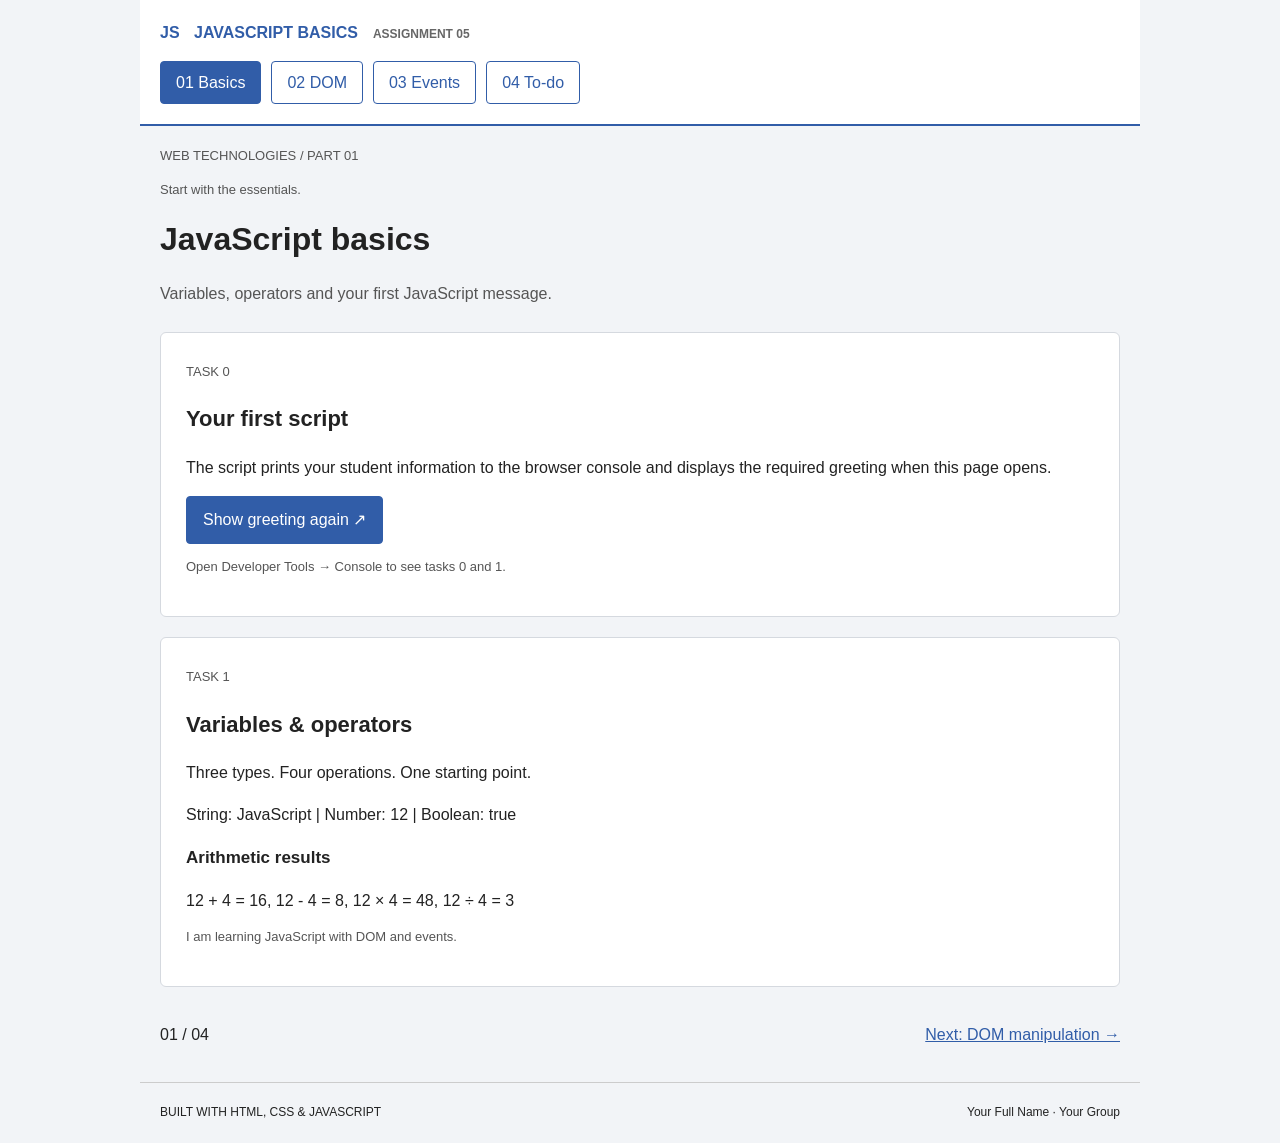
<file: index.html>
<!doctype html>
<html lang="en"><head><meta charset="UTF-8"><meta name="viewport" content="width=device-width, initial-scale=1"><meta name="description" content="Assignment 5 — JavaScript DOM manipulation and events"><title>Start with the essentials. | JS Lab</title><link rel="stylesheet" href="assets/style.css"><script src="assets/student.js" defer></script><script src="assets/basics.js" defer></script></head><body data-page="0"><header><a class="brand" href="index.html"><b>JS</b> JAVASCRIPT BASICS<span>ASSIGNMENT 05</span></a><nav aria-label="Main navigation"><a href="index.html" aria-current="page">01 <span>Basics</span></a><a href="dom.html">02 <span>DOM</span></a><a href="events.html">03 <span>Events</span></a><a href="todo.html">04 <span>To-do</span></a></nav></header><main><div class="eyebrow">WEB TECHNOLOGIES / PART 01</div><div class="hero"><div><p class="kicker">Start with the essentials.</p><h1>JavaScript basics</h1><p class="intro">Variables, operators and your first JavaScript message.</p></div></div><div class="grid"><section class="card"><span class="tag">TASK 0</span><h2>Your first script</h2><p>The script prints your student information to the browser console and displays the required greeting when this page opens.</p><button id="greet">Show greeting again ↗</button><p class="hint">Open Developer Tools → Console to see tasks 0 and 1.</p></section><section class="card"><span class="tag">TASK 1</span><h2>Variables & operators</h2><p>Three types. Four operations. One starting point.</p><div id="variables" class="results"></div><h3>Arithmetic results</h3><div id="arithmetic" class="results"></div><p id="concatenation" class="hint"></p></section></div><div class="page-step"><span>01 / 04</span><a href="dom.html">Next: DOM manipulation →</a></div></main><footer><span>BUILT WITH HTML, CSS & JAVASCRIPT</span><span id="student-label"></span></footer></body></html>
</file>
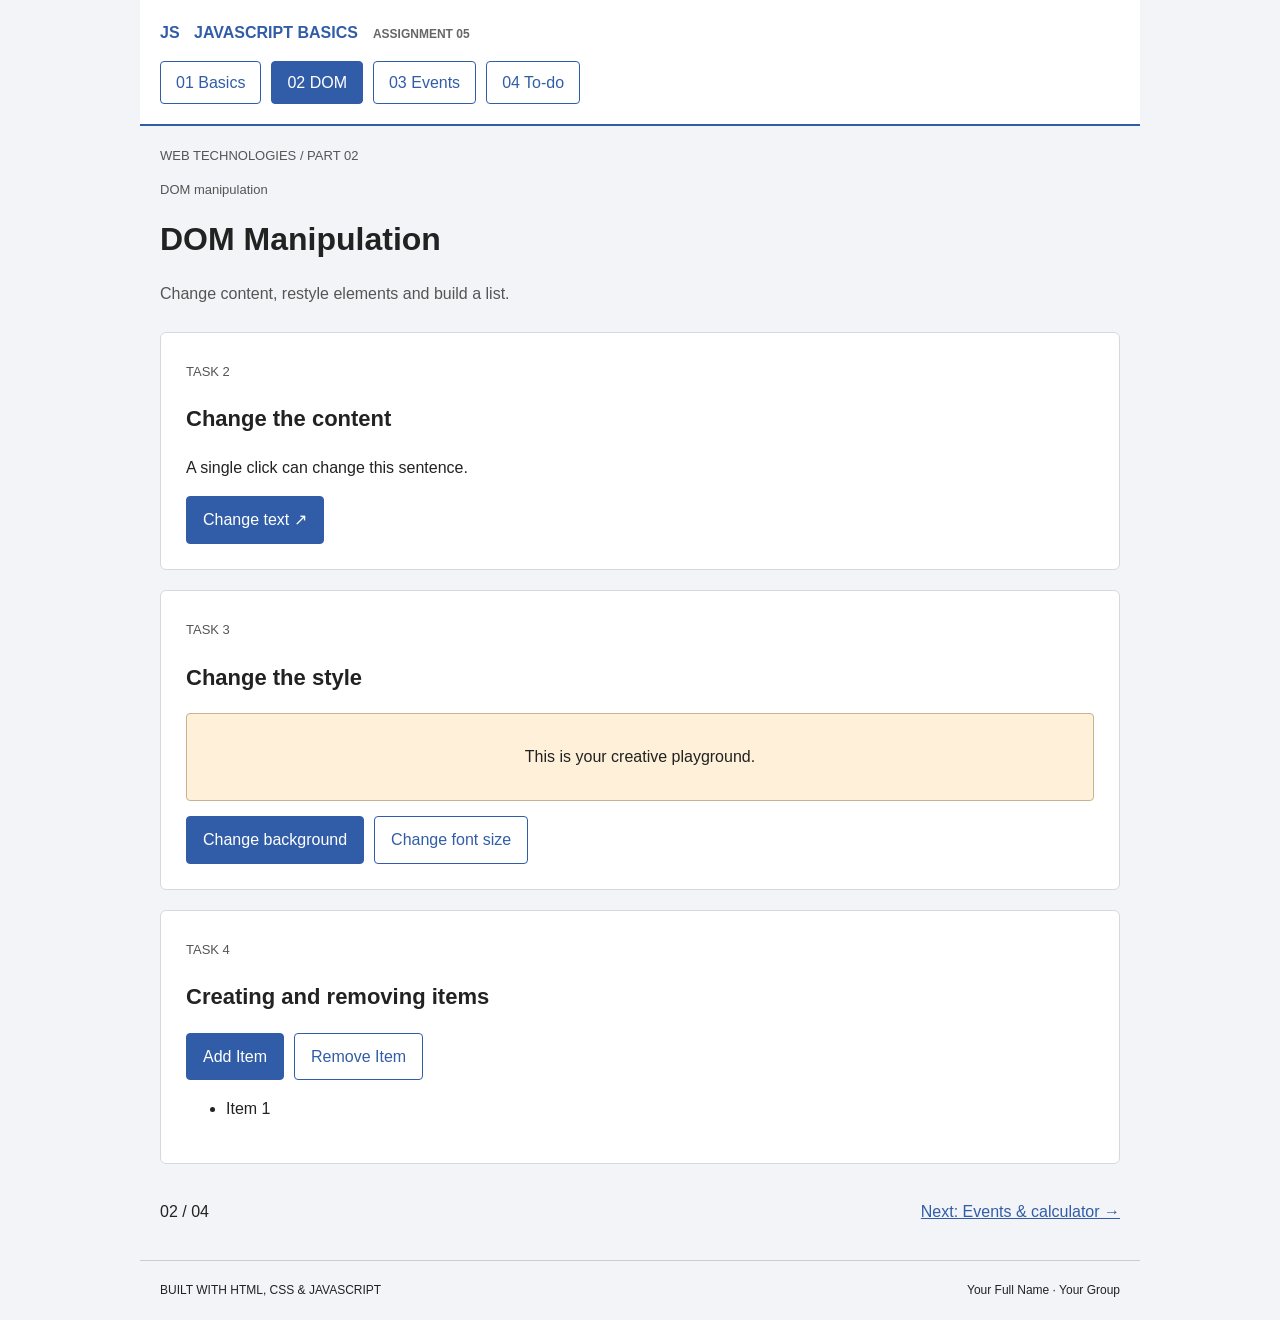
<file: dom.html>
<!doctype html>
<html lang="en"><head><meta charset="UTF-8"><meta name="viewport" content="width=device-width, initial-scale=1"><meta name="description" content="Assignment 5 — JavaScript DOM manipulation and events"><title>DOM manipulation | JS Lab</title><link rel="stylesheet" href="assets/style.css"><script src="assets/student.js" defer></script><script src="assets/dom.js" defer></script></head><body data-page="1"><header><a class="brand" href="index.html"><b>JS</b> JAVASCRIPT BASICS<span>ASSIGNMENT 05</span></a><nav aria-label="Main navigation"><a href="index.html">01 <span>Basics</span></a><a href="dom.html" aria-current="page">02 <span>DOM</span></a><a href="events.html">03 <span>Events</span></a><a href="todo.html">04 <span>To-do</span></a></nav></header><main><div class="eyebrow">WEB TECHNOLOGIES / PART 02</div><div class="hero"><div><p class="kicker">DOM manipulation</p><h1>DOM Manipulation</h1><p class="intro">Change content, restyle elements and build a list.</p></div></div><div class="grid"><section class="card"><span class="tag">TASK 2</span><h2>Change the content</h2><p id="changing-text" aria-live="polite">A single click can change this sentence.</p><button id="change-text">Change text ↗</button></section><section class="card"><span class="tag">TASK 3</span><h2>Change the style</h2><div id="style-box" class="demo-box">This is your creative playground.</div><div class="actions"><button id="change-color">Change background</button><button class="secondary" id="change-size">Change font size</button></div></section><section class="card wide"><span class="tag">TASK 4</span><h2>Creating and removing items</h2><div class="actions"><button id="add-item">Add Item</button><button class="secondary" id="remove-item">Remove Item</button></div><ul id="item-list" aria-live="polite"><li>Item 1</li></ul></section></div><div class="page-step"><span>02 / 04</span><a href="events.html">Next: Events & calculator →</a></div></main><footer><span>BUILT WITH HTML, CSS & JAVASCRIPT</span><span id="student-label"></span></footer></body></html>
</file>
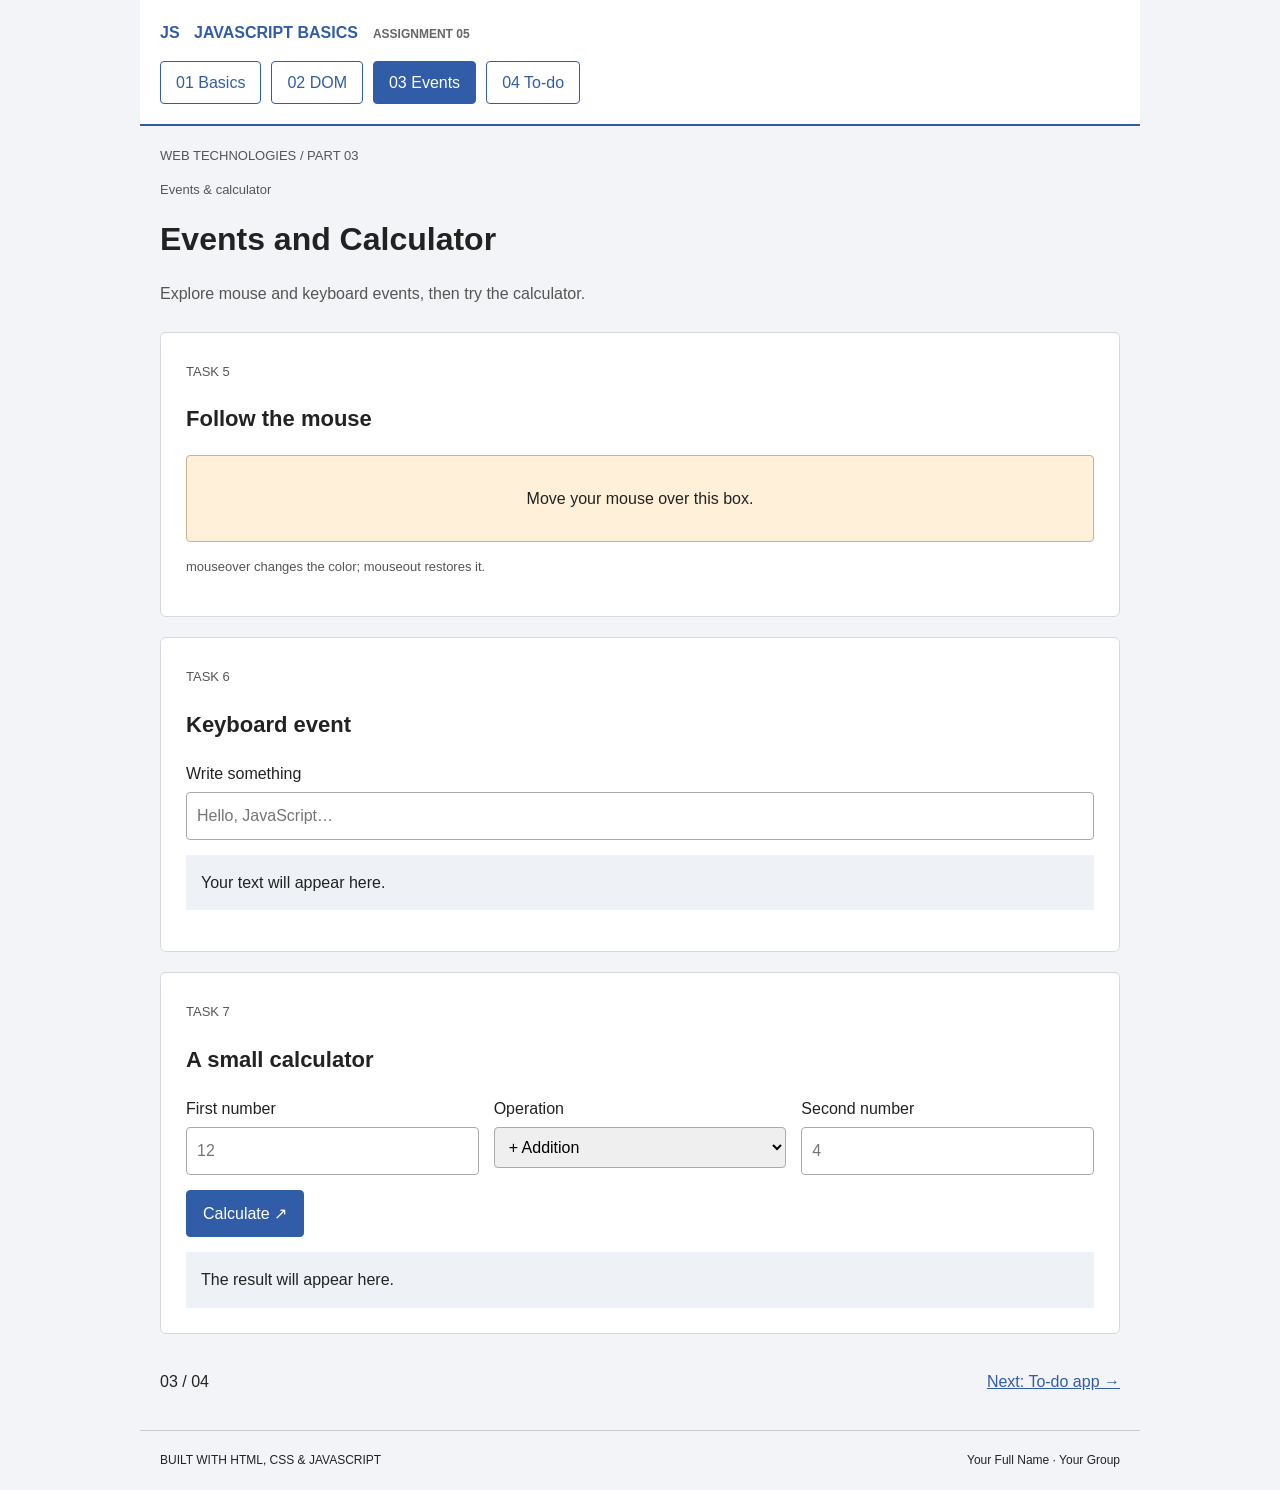
<file: events.html>
<!doctype html>
<html lang="en"><head><meta charset="UTF-8"><meta name="viewport" content="width=device-width, initial-scale=1"><meta name="description" content="Assignment 5 — JavaScript DOM manipulation and events"><title>Events & calculator | JS Lab</title><link rel="stylesheet" href="assets/style.css"><script src="assets/student.js" defer></script><script src="assets/events.js" defer></script></head><body data-page="2"><header><a class="brand" href="index.html"><b>JS</b> JAVASCRIPT BASICS<span>ASSIGNMENT 05</span></a><nav aria-label="Main navigation"><a href="index.html">01 <span>Basics</span></a><a href="dom.html">02 <span>DOM</span></a><a href="events.html" aria-current="page">03 <span>Events</span></a><a href="todo.html">04 <span>To-do</span></a></nav></header><main><div class="eyebrow">WEB TECHNOLOGIES / PART 03</div><div class="hero"><div><p class="kicker">Events & calculator</p><h1>Events and Calculator</h1><p class="intro">Explore mouse and keyboard events, then try the calculator.</p></div></div><div class="grid"><section class="card"><span class="tag">TASK 5</span><h2>Follow the mouse</h2><div class="demo-box" id="hover-box">Move your mouse over this box.</div><p class="hint">mouseover changes the color; mouseout restores it.</p></section><section class="card"><span class="tag">TASK 6</span><h2>Keyboard event</h2><label for="live-input">Write something</label><input id="live-input" placeholder="Hello, JavaScript…"><p class="output" id="live-output" aria-live="polite">Your text will appear here.</p></section><section class="card wide"><span class="tag">TASK 7</span><h2>A small calculator</h2><form id="calculator"><div class="calculator-fields"><div><label for="first-number">First number</label><input id="first-number" type="number" step="any" placeholder="12" required></div><div><label for="operation">Operation</label><select id="operation"><option value="+">+ Addition</option><option value="-">− Subtraction</option><option value="*">× Multiplication</option><option value="/">÷ Division</option></select></div><div><label for="second-number">Second number</label><input id="second-number" type="number" step="any" placeholder="4" required></div></div><button>Calculate ↗</button><output id="calc-result" class="output" aria-live="polite">The result will appear here.</output></form></section></div><div class="page-step"><span>03 / 04</span><a href="todo.html">Next: To-do app →</a></div></main><footer><span>BUILT WITH HTML, CSS & JAVASCRIPT</span><span id="student-label"></span></footer></body></html>
</file>
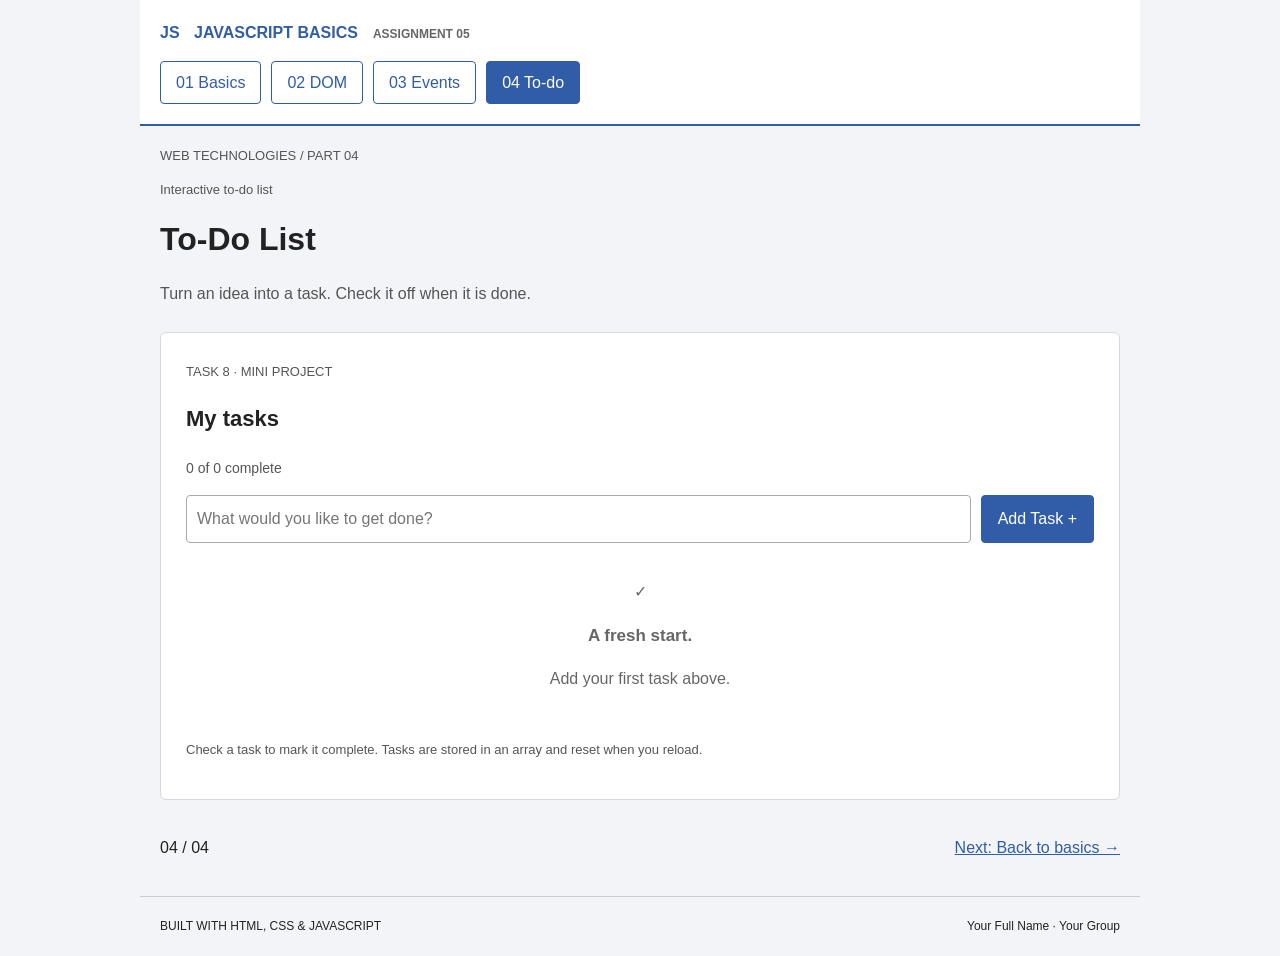
<file: todo.html>
<!doctype html>
<html lang="en"><head><meta charset="UTF-8"><meta name="viewport" content="width=device-width, initial-scale=1"><meta name="description" content="Assignment 5 — JavaScript DOM manipulation and events"><title>Interactive to-do list | JS Lab</title><link rel="stylesheet" href="assets/style.css"><script src="assets/student.js" defer></script><script src="assets/todo.js" defer></script></head><body data-page="3"><header><a class="brand" href="index.html"><b>JS</b> JAVASCRIPT BASICS<span>ASSIGNMENT 05</span></a><nav aria-label="Main navigation"><a href="index.html">01 <span>Basics</span></a><a href="dom.html">02 <span>DOM</span></a><a href="events.html">03 <span>Events</span></a><a href="todo.html" aria-current="page">04 <span>To-do</span></a></nav></header><main><div class="eyebrow">WEB TECHNOLOGIES / PART 04</div><div class="hero"><div><p class="kicker">Interactive to-do list</p><h1>To-Do List</h1><p class="intro">Turn an idea into a task. Check it off when it is done.</p></div></div><div class="grid"><section class="card wide todo-card"><span class="tag">TASK 8 · MINI PROJECT</span><div class="todo-heading"><h2>My tasks</h2><span id="task-count" class="pill">0 of 0 complete</span></div><form id="todo-form" class="todo-form"><label class="sr-only" for="task-input">New task</label><input id="task-input" maxlength="200" placeholder="What would you like to get done?" required><button>Add Task +</button></form><p id="todo-message" class="hint" aria-live="polite"></p><ul id="todo-list" class="todo-list"></ul><div id="empty-state" class="empty"><span>✓</span><h3>A fresh start.</h3><p>Add your first task above.</p></div><p class="hint">Check a task to mark it complete. Tasks are stored in an array and reset when you reload.</p></section></div><div class="page-step"><span>04 / 04</span><a href="index.html">Next: Back to basics →</a></div></main><footer><span>BUILT WITH HTML, CSS & JAVASCRIPT</span><span id="student-label"></span></footer></body></html>
</file>
<file: assets/style.css>
* { box-sizing: border-box; }
body {
  margin: 0;
  font-family: Arial, sans-serif;
  line-height: 1.6;
  color: #222;
  background-color: #f2f4f7;
}
header, main, footer {
  max-width: 1000px;
  margin: auto;
  padding: 20px;
}
header { background-color: #fff; border-bottom: 2px solid #315da8; }
a { color: #315da8; }
.brand { display: block; margin-bottom: 15px; font-weight: bold; text-decoration: none; }
.brand b { margin-right: 10px; }
.brand > span { margin-left: 15px; color: #666; font-size: 12px; }

nav { display: flex; flex-wrap: wrap; gap: 10px; }
nav a { padding: 8px 15px; border: 1px solid #315da8; border-radius: 4px; text-decoration: none; }
nav a[aria-current="page"] { background-color: #315da8; color: white; }
.eyebrow, .tag, .kicker { color: #555; font-size: 13px; }
h1 { margin: 10px 0; font-size: 32px; }
h2 { font-size: 22px; }
h3 { font-size: 17px; }
.hero { margin-bottom: 25px; }
.intro, .hint { color: #555; }
.hint { font-size: 13px; }
.card { background-color: white; padding: 25px; margin-bottom: 20px; border: 1px solid #d5d9df; border-radius: 6px; }
button { padding: 10px 16px; background-color: #315da8; color: white; border: 1px solid #315da8; border-radius: 4px; cursor: pointer; font: inherit; }
button:hover { background-color: #24477f; }
.secondary { background-color: white; color: #315da8; }
.secondary:hover { background-color: #e8eef8; }
.actions { display: flex; flex-wrap: wrap; gap: 10px; }
a:focus-visible, button:focus-visible, input:focus-visible, select:focus-visible { outline: 3px solid #da9300; outline-offset: 3px; }

.demo-box { margin: 15px 0; padding: 30px; background-color: #fff0d9; border: 1px solid #c8b28f; border-radius: 4px; text-align: center; }
.results > div { display: flex; justify-content: space-between; padding: 7px; border-bottom: 1px solid #ddd; }
label { display: block; margin-bottom: 6px; }
input, select { width: 100%; min-width: 0; padding: 10px; font: inherit; border: 1px solid #aaa; border-radius: 4px; }
.output { display: block; margin-top: 15px; padding: 15px; background-color: #eef2f7; overflow-wrap: anywhere; }
.calculator-fields { display: flex; gap: 15px; margin: 15px 0; }
.calculator-fields > div { flex: 1; min-width: 0; }
.page-step { display: flex; justify-content: space-between; padding: 15px 0; }
footer { border-top: 1px solid #ccc; font-size: 12px; display: flex; justify-content: space-between; gap: 15px; }

.todo-heading { margin-bottom: 15px; }
.pill { font-size: 14px; color: #555; }
.todo-form { display: flex; gap: 10px; }
.todo-form button { white-space: nowrap; }
.todo-list { list-style: none; padding: 0; }
.todo-list li { display: flex; justify-content: space-between; align-items: center; gap: 15px; padding: 12px 0; border-bottom: 1px solid #ddd; }
.todo-list label { display: flex; align-items: center; gap: 10px; margin: 0; min-width: 0; overflow-wrap: anywhere; }
.todo-list input { width: 18px; height: 18px; flex-shrink: 0; }
.completed label span { text-decoration: line-through; color: #777; }
.empty { padding: 20px; text-align: center; color: #666; }
.sr-only { position: absolute; width: 1px; height: 1px; overflow: hidden; clip: rect(0, 0, 0, 0); }
[hidden] { display: none; }

@media (max-width: 600px) {
  .calculator-fields, .todo-form, footer { flex-direction: column; }
  h1 { font-size: 26px; }
  .card { padding: 18px; }
  .brand > span { display: block; margin-left: 0; }
}
</file>
